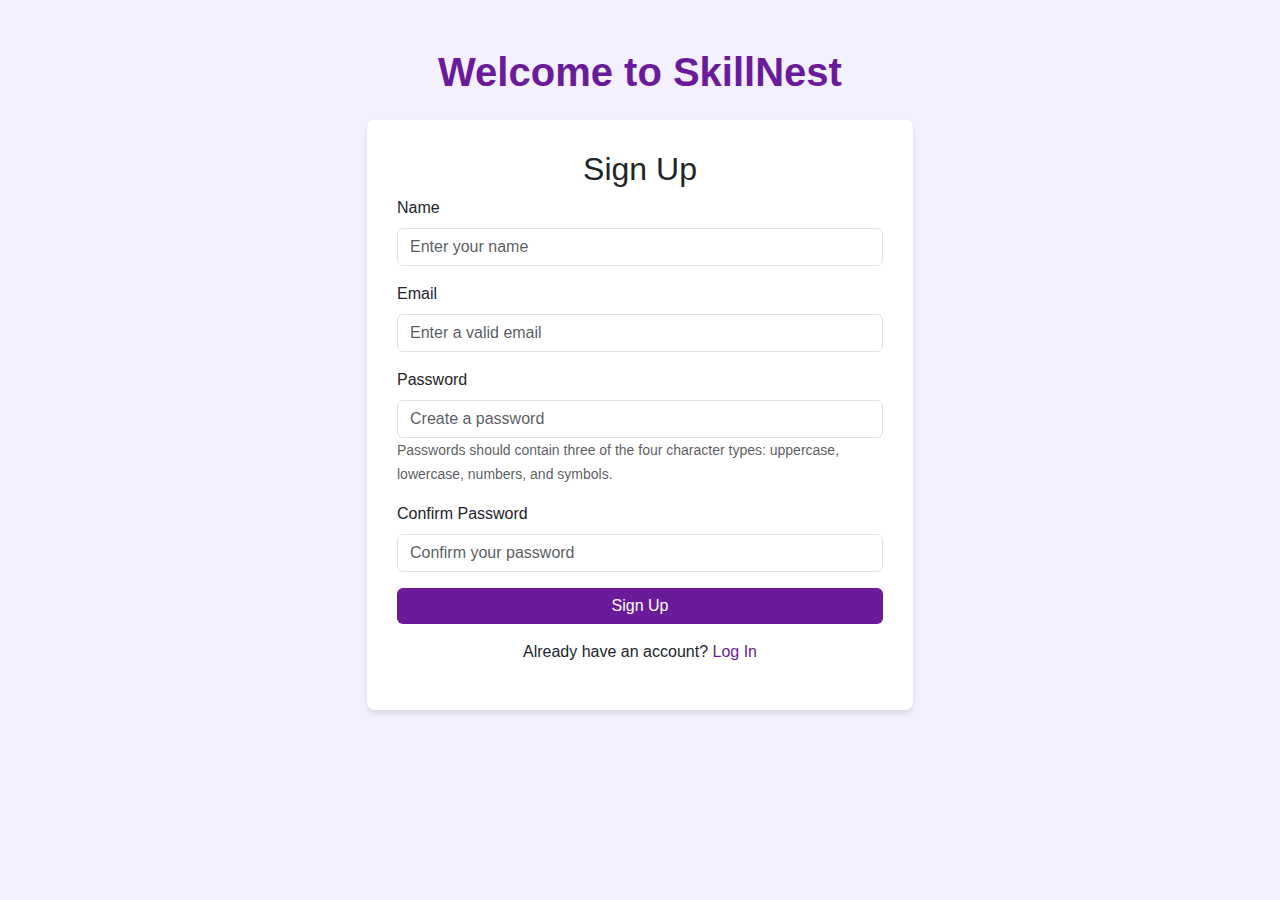
<file: index.html>
<!DOCTYPE html>
<html lang="en">
  <head>
    <meta charset="UTF-8" />
    <meta name="viewport" content="width=device-width, initial-scale=1.0" />
    <title>SkillNest - Sign Up & Login</title>
    <link
      href="https://cdn.jsdelivr.net/npm/bootstrap@5.3.0/dist/css/bootstrap.min.css"
      rel="stylesheet"
    />
    <style>
      body {
        font-family: Arial, sans-serif;
        background-color: #f3f0ff;
      }

      h1 {
        font-weight: bold;
        color: #6a1b9a;
      }

      .form-container {
        background-color: #fff;
        padding: 30px;
        border-radius: 8px;
        box-shadow: 0 4px 6px rgba(0, 0, 0, 0.1);
      }

      .form-container .btn-primary {
        background-color: #6a1b9a;
        border: none;
      }

      .form-container .btn-primary:hover {
        background-color: #8e24aa;
      }

      .toggle-link {
        color: #6a1b9a;
        cursor: pointer;
      }

      .toggle-link:hover {
        text-decoration: underline;
      }

      .password-info {
        font-size: 14px;
        color: #555;
      }
    </style>
  </head>
  <body>
    <div class="container py-5">
      <h1 class="text-center mb-4">Welcome to SkillNest</h1>
      <div class="row justify-content-center">
        <div class="col-md-6">
          <!-- Form Container -->
          <div class="form-container" id="formContainer">
            <!-- Sign-Up Form -->
            <form id="signUpForm">
              <h2 class="text-center">Sign Up</h2>
              <div class="mb-3">
                <label for="signupName" class="form-label">Name</label>
                <input
                  type="text"
                  class="form-control"
                  id="signupName"
                  placeholder="Enter your name"
                  required
                />
              </div>
              <div class="mb-3">
                <label for="signupEmail" class="form-label">Email</label>
                <input
                  type="email"
                  class="form-control"
                  id="signupEmail"
                  placeholder="Enter a valid email"
                  required
                />
              </div>
              <div class="mb-3">
                <label for="signupPassword" class="form-label">Password</label>
                <input
                  type="password"
                  class="form-control"
                  id="signupPassword"
                  placeholder="Create a password"
                  required
                />
                <small class="text-muted"
                  >Passwords should contain three of the four character types:
                  uppercase, lowercase, numbers, and symbols.</small
                >
              </div>
              <div class="mb-3">
                <label for="confirmPassword" class="form-label"
                  >Confirm Password</label
                >
                <input
                  type="password"
                  class="form-control"
                  id="confirmPassword"
                  placeholder="Confirm your password"
                  required
                />
                <small class="text-muted" id="confirmPasswordError"></small>
              </div>
              <button type="submit" class="btn btn-primary w-100">
                Sign Up
              </button>
              <p class="text-center mt-3">
                Already have an account?
                <span class="toggle-link" id="showLogin">Log In</span>
              </p>
            </form>

            <!-- Login Form -->
            <form id="loginForm" style="display: none">
              <h2 class="text-center">Log In</h2>
              <div class="mb-3">
                <label for="loginEmail" class="form-label">Email</label>
                <input
                  type="email"
                  class="form-control"
                  id="loginEmail"
                  placeholder="Enter your email"
                  required
                />
              </div>
              <div class="mb-3">
                <label for="loginPassword" class="form-label">Password</label>
                <input
                  type="password"
                  class="form-control"
                  id="loginPassword"
                  placeholder="Enter your password"
                  required
                />
              </div>
              <button type="submit" class="btn btn-primary w-100">
                Log In
              </button>
              <p class="text-center mt-3">
                Don't have an account?
                <span class="toggle-link" id="showSignUp">Sign Up</span>
              </p>
            </form>
          </div>
        </div>
      </div>
    </div>

    <div
      class="modal fade"
      id="invalidLoginModal"
      tabindex="-1"
      aria-labelledby="invalidLoginModalLabel"
      aria-hidden="true"
    >
      <div class="modal-dialog">
        <div class="modal-content">
          <div class="modal-header">
            <h5 class="modal-title" id="invalidLoginModalLabel">
              Invalid Credentials
            </h5>
            <button
              type="button"
              class="btn-close"
              data-bs-dismiss="modal"
              aria-label="Close"
            ></button>
          </div>
          <div class="modal-body">
            <p>
              The email or password you entered is incorrect. Please try again.
            </p>
          </div>
          <div class="modal-footer">
            <button
              type="button"
              class="btn btn-secondary"
              data-bs-dismiss="modal"
            >
              Close
            </button>
          </div>
        </div>
      </div>
    </div>

    <script src="https://cdn.jsdelivr.net/npm/bootstrap@5.3.0/dist/js/bootstrap.bundle.min.js"></script>
    <script>
      const signUpForm = document.getElementById("signUpForm");
      const loginForm = document.getElementById("loginForm");
      const showLogin = document.getElementById("showLogin");
      const showSignUp = document.getElementById("showSignUp");

      showLogin.addEventListener("click", () => {
        signUpForm.style.display = "none";
        loginForm.style.display = "block";
      });

      showSignUp.addEventListener("click", () => {
        loginForm.style.display = "none";
        signUpForm.style.display = "block";
      });

      const signupPassword = document.getElementById("signupPassword");
      const confirmPassword = document.getElementById("confirmPassword");
      const confirmPasswordError = document.getElementById(
        "confirmPasswordError"
      );

      confirmPassword.addEventListener("input", () => {
        if (confirmPassword.value !== signupPassword.value) {
          confirmPasswordError.textContent = "Passwords do not match!";
          confirmPassword.setCustomValidity("Passwords do not match.");
        } else {
          confirmPasswordError.textContent = "";
          confirmPassword.setCustomValidity("");
        }
      });

      document.getElementById("signUpForm").addEventListener("submit", (e) => {
        e.preventDefault();

        localStorage.setItem(
          "userEmail",
          document.getElementById("signupEmail").value
        );
        localStorage.setItem(
          "userPassword",
          document.getElementById("signupPassword").value
        );
        alert("Sign-Up Successful! Please Log In.");
        signUpForm.style.display = "none";
        loginForm.style.display = "block";
      });

      document.getElementById("loginForm").addEventListener("submit", (e) => {
        e.preventDefault();
        const userEmail = localStorage.getItem("userEmail");
        const userPassword = localStorage.getItem("userPassword");
        const enteredEmail = document.getElementById("loginEmail").value;
        const enteredPassword = document.getElementById("loginPassword").value;

        if (enteredEmail === userEmail && enteredPassword === userPassword) {
          window.location.href = "home.html";
        } else {
          const invalidLoginModal = new bootstrap.Modal(
            document.getElementById("invalidLoginModal")
          );
          invalidLoginModal.show();
        }
      });
    </script>
  </body>
</html>
</file>
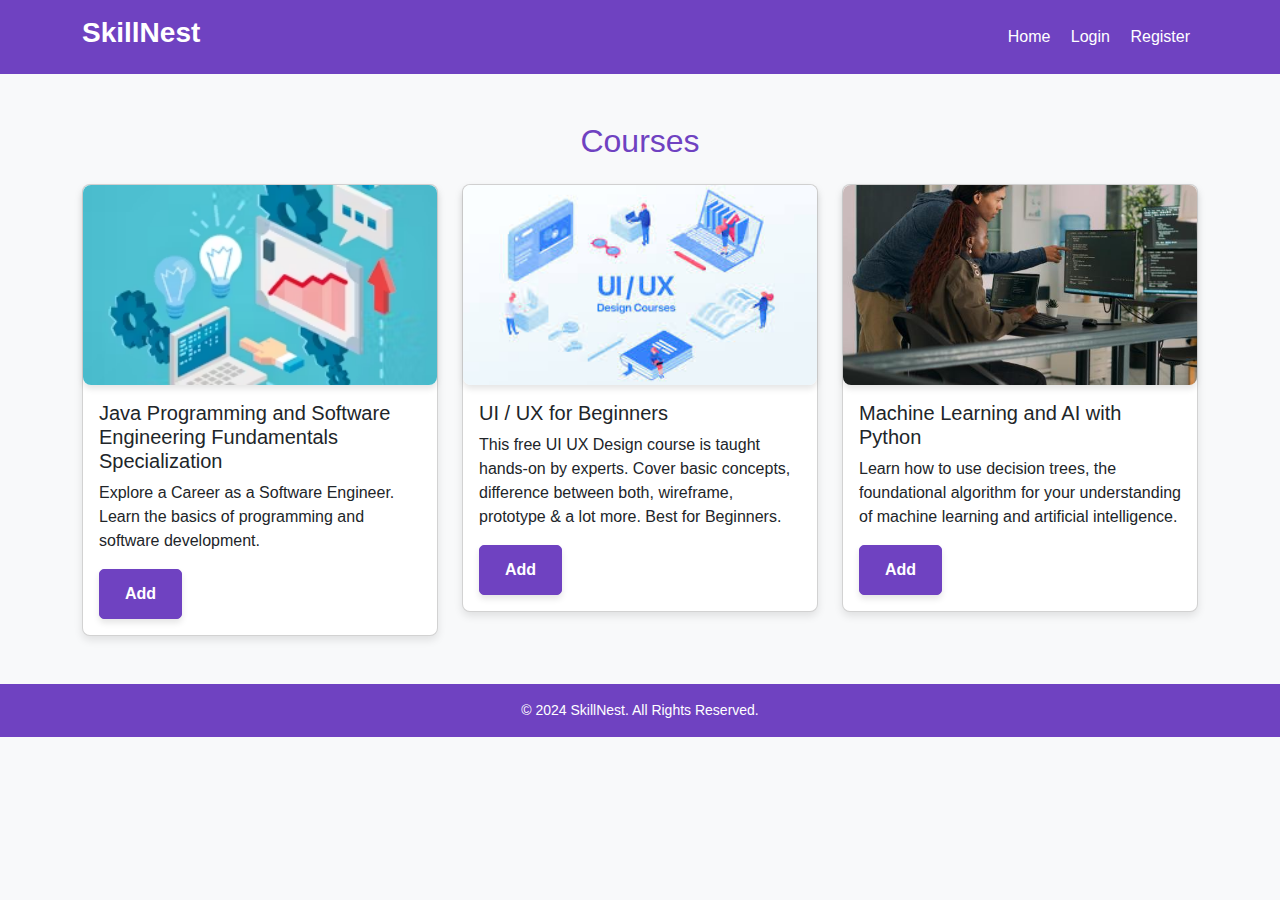
<file: courses.html>
<!DOCTYPE html>
<html lang="en">
  <head>
    <meta charset="UTF-8" />
    <meta name="viewport" content="width=device-width, initial-scale=1.0" />
    <title>Courses - SkillNest</title>
    <link
      href="https://cdn.jsdelivr.net/npm/bootstrap@5.3.0/dist/css/bootstrap.min.css"
      rel="stylesheet"
    />
    <link rel="stylesheet" href="css/styles.css" />
  </head>
  <body>
    <!-- Header -->
    <header class="bg-dark text-white py-3">
      <div class="container d-flex justify-content-between align-items-center">
        <h1 class="fs-3">SkillNest</h1>
        <nav>
          <a href="index.html" class="text-white mx-2">Home</a>
          <a href="login.html" class="text-white mx-2">Login</a>
          <a href="register.html" class="text-white mx-2">Register</a>
        </nav>
      </div>
    </header>

    <!-- Course List -->
    <section class="py-5">
      <div class="container">
        <h2 class="text-center mb-4">Courses</h2>
        <div class="row g-4">
          <!-- Course 1 -->
          <div class="col-md-4">
            <div class="card">
              <img
                src="images/course1.jpg"
                class="card-img-top course-img"
                alt="Course"
                data-link="https://www.coursera.org/specializations/java-programming"
              />
              <div class="card-body">
                <h5 class="card-title">
                  Java Programming and Software Engineering Fundamentals
                  Specialization
                </h5>
                <p class="card-text">
                  Explore a Career as a Software Engineer. Learn the basics of
                  programming and software development.
                </p>
                <a
                  href="https://www.coursera.org/specializations/java-programming"
                  target="_blank"
                  class="btn btn-primary"
                  >Add</a
                >
              </div>
            </div>
          </div>

          <div class="col-md-4">
            <div class="card">
              <img
                src="images/course2.jpg"
                class="card-img-top course-img"
                alt="Course"
                data-link="https://www.simplilearn.com/free-graphic-design-beginner-course-skillup"
              />
              <div class="card-body">
                <h5 class="card-title">UI / UX for Beginners</h5>
                <p class="card-text">
                  This free UI UX Design course is taught hands-on by experts.
                  Cover basic concepts, difference between both, wireframe,
                  prototype & a lot more. Best for Beginners.
                </p>
                <a
                  href="https://www.simplilearn.com/free-graphic-design-beginner-course-skillup"
                  target="_blank"
                  class="btn btn-primary"
                  >Add</a
                >
              </div>
            </div>
          </div>

          <!-- Course 3 -->
          <div class="col-md-4">
            <div class="card">
              <img
                src="images/course3.jpg"
                class="card-img-top course-img"
                alt="Course"
                data-link="https://pll.harvard.edu/course/machine-learning-and-ai-python"
              />
              <div class="card-body">
                <h5 class="card-title">Machine Learning and AI with Python</h5>
                <p class="card-text">
                  Learn how to use decision trees, the foundational algorithm
                  for your understanding of machine learning and artificial
                  intelligence.
                </p>
                <a
                  href="https://pll.harvard.edu/course/machine-learning-and-ai-python"
                  target="_blank"
                  class="btn btn-primary"
                  >Add</a
                >
              </div>
            </div>
          </div>
        </div>
      </div>
    </section>

    <footer class="bg-dark text-white py-3">
      <div class="container text-center">
        <p>© 2024 SkillNest. All Rights Reserved.</p>
      </div>
    </footer>

    <script src="https://cdn.jsdelivr.net/npm/bootstrap@5.3.0/dist/js/bootstrap.bundle.min.js"></script>
    <script>
      document.querySelectorAll(".btn-primary").forEach((button) => {
        button.addEventListener("click", function (event) {
          event.preventDefault();
          this.textContent = "Added";
          this.disabled = true;
          this.classList.add("btn-success");
          this.classList.remove("btn-primary");
        });
      });

      document.querySelectorAll(".course-img").forEach((image) => {
        image.addEventListener("click", function () {
          const courseLink = this.getAttribute("data-link");
          if (courseLink) {
            window.open(courseLink, "_blank");
          }
        });
      });
    </script>
  </body>
</html>
</file>
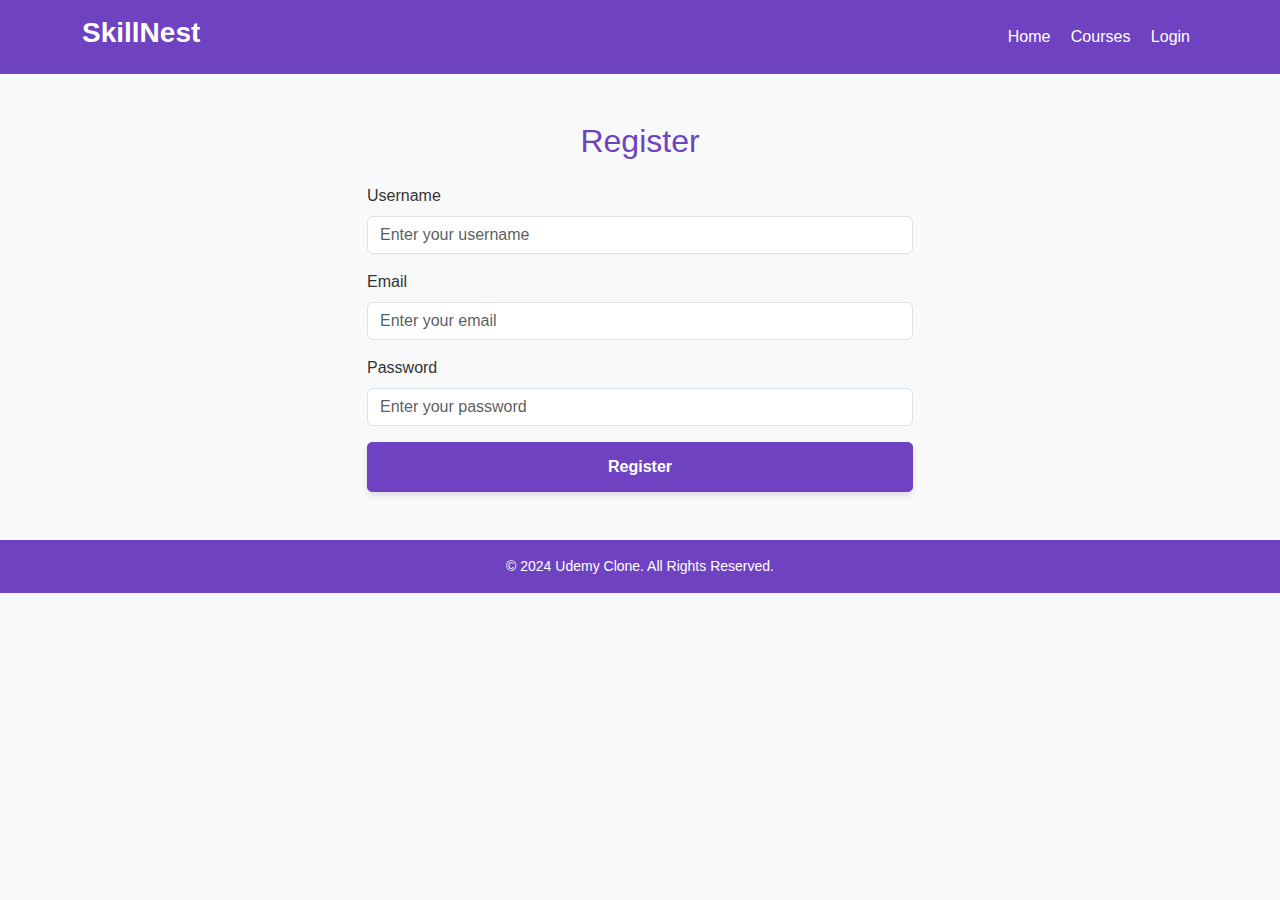
<file: register.html>
<!DOCTYPE html>
<html lang="en">
  <head>
    <meta charset="UTF-8" />
    <meta name="viewport" content="width=device-width, initial-scale=1.0" />
    <title>Register - SkillNest</title>
    <link
      href="https://cdn.jsdelivr.net/npm/bootstrap@5.3.0/dist/css/bootstrap.min.css"
      rel="stylesheet"
    />
    <link rel="stylesheet" href="css/styles.css" />
    <style>
      body.successful-registration {
        background-color: #47f389;
      }
    </style>
  </head>
  <body>
    <!-- Header -->
    <header class="bg-dark text-white py-3">
      <div class="container d-flex justify-content-between align-items-center">
        <h1 class="fs-3">SkillNest</h1>
        <nav>
          <a href="index.html" class="text-white mx-2">Home</a>
          <a href="courses.html" class="text-white mx-2">Courses</a>
          <a href="login.html" class="text-white mx-2">Login</a>
        </nav>
      </div>
    </header>

    <!-- Registration Form -->
    <section class="py-5">
      <div class="container">
        <h2 class="text-center mb-4">Register</h2>
        <div class="row justify-content-center">
          <div class="col-md-6">
            <form id="registerForm">
              <div class="mb-3">
                <label for="username" class="form-label">Username</label>
                <input
                  type="text"
                  class="form-control"
                  id="username"
                  placeholder="Enter your username"
                  required
                />
              </div>
              <div class="mb-3">
                <label for="email" class="form-label">Email</label>
                <input
                  type="email"
                  class="form-control"
                  id="email"
                  placeholder="Enter your email"
                  required
                />
              </div>
              <div class="mb-3">
                <label for="password" class="form-label">Password</label>
                <input
                  type="password"
                  class="form-control"
                  id="password"
                  placeholder="Enter your password"
                  required
                />
              </div>
              <button type="submit" class="btn btn-primary w-100">
                Register
              </button>
            </form>
          </div>
        </div>
      </div>
    </section>

    <!-- Success Modal -->
    <div
      class="modal fade"
      id="successModal"
      tabindex="-1"
      aria-labelledby="successModalLabel"
      aria-hidden="true"
    >
      <div class="modal-dialog">
        <div class="modal-content">
          <div class="modal-header">
            <h5 class="modal-title" id="successModalLabel">
              Registration Successful
            </h5>
            <button
              type="button"
              class="btn-close"
              data-bs-dismiss="modal"
              aria-label="Close"
            ></button>
          </div>
          <div class="modal-body">
            You have successfully registered! Welcome to SkillNest.
          </div>
          <div class="modal-footer">
            <button
              type="button"
              class="btn btn-secondary"
              data-bs-dismiss="modal"
            >
              Close
            </button>
          </div>
        </div>
      </div>
    </div>

    <!-- Footer -->
    <footer class="bg-dark text-white py-3">
      <div class="container text-center">
        <p>© 2024 Udemy Clone. All Rights Reserved.</p>
      </div>
    </footer>

    <script src="https://cdn.jsdelivr.net/npm/bootstrap@5.3.0/dist/js/bootstrap.bundle.min.js"></script>
    <script>
      document
        .getElementById("registerForm")
        .addEventListener("submit", function (e) {
          e.preventDefault();

          // Show success modal
          const successModal = new bootstrap.Modal(
            document.getElementById("successModal")
          );
          successModal.show();

          document.body.classList.add("successful-registration");
        });
    </script>
  </body>
</html>
</file>
<file: css/styles.css>
body {
  font-family: "Arial", sans-serif;
  background-color: #f8f9fa;
  color: #333;
}

.hero {
  background-image: url("images/hero.jpg");
  background-size: cover;
  background-position: center;
  color: white;
}

header {
  background-color: #6f42c1;
  color: white;
}

header h1 {
  font-weight: bold;
}

header a {
  color: white;
  text-decoration: none;
  font-size: 16px;
}

header a:hover {
  text-decoration: underline;
}

.py-5 {
  padding-top: 4rem;
  padding-bottom: 4rem;
}

h2 {
  font-size: 32px;
  color: #6f42c1;
}

.course-img {
  width: 100%;
  height: 200px;
  object-fit: cover;
  border-radius: 8px;
  box-shadow: 0 4px 6px rgba(0, 0, 0, 0.1);
  transition: transform 0.3s ease;
}

.course-img:hover {
  transform: scale(1.05);
}

.card {
  border-radius: 8px;
  box-shadow: 0 4px 8px rgba(0, 0, 0, 0.1);
  transition: transform 0.3s ease, box-shadow 0.3s ease;
}

.card:hover {
  transform: scale(1.05);
  box-shadow: 0 6px 12px rgba(0, 0, 0, 0.2);
}

.card-img-top {
  width: 100%;
  height: 200px;
  object-fit: cover;
  border-top-left-radius: 8px;
  border-top-right-radius: 8px;
}

.btn-primary {
  background-color: #6f42c1;
  border-color: #6f42c1;
  padding: 12px 25px;
  font-size: 16px;
  font-weight: bold;
  border-radius: 5px;
  transition: all 0.3s ease;
  box-shadow: 0 4px 6px rgba(0, 0, 0, 0.1);
}

/* Button Hover Effect */
.btn-primary:hover {
  background-color: #5a2d9e;
  border-color: #4b1e7a;
  box-shadow: 0 6px 12px rgba(0, 0, 0, 0.2);
  transform: scale(1.05);
}

.btn-light {
  background-color: #f8f9fa;
  color: #6f42c1;
  border: none;
  padding: 12px 25px;
  font-size: 18px;
  font-weight: bold;
  border-radius: 5px;
}

.btn-light:hover {
  background-color: #6f42c1;
  color: white;
}

footer {
  background-color: #6f42c1;
  color: white;
  text-align: center;
  padding: 1.5rem;
}

footer p {
  margin: 0;
  font-size: 14px;
}

.bg-dark {
  background-color: #6f42c1 !important;
}

.text-white {
  color: #fff !important;
}
</file>
